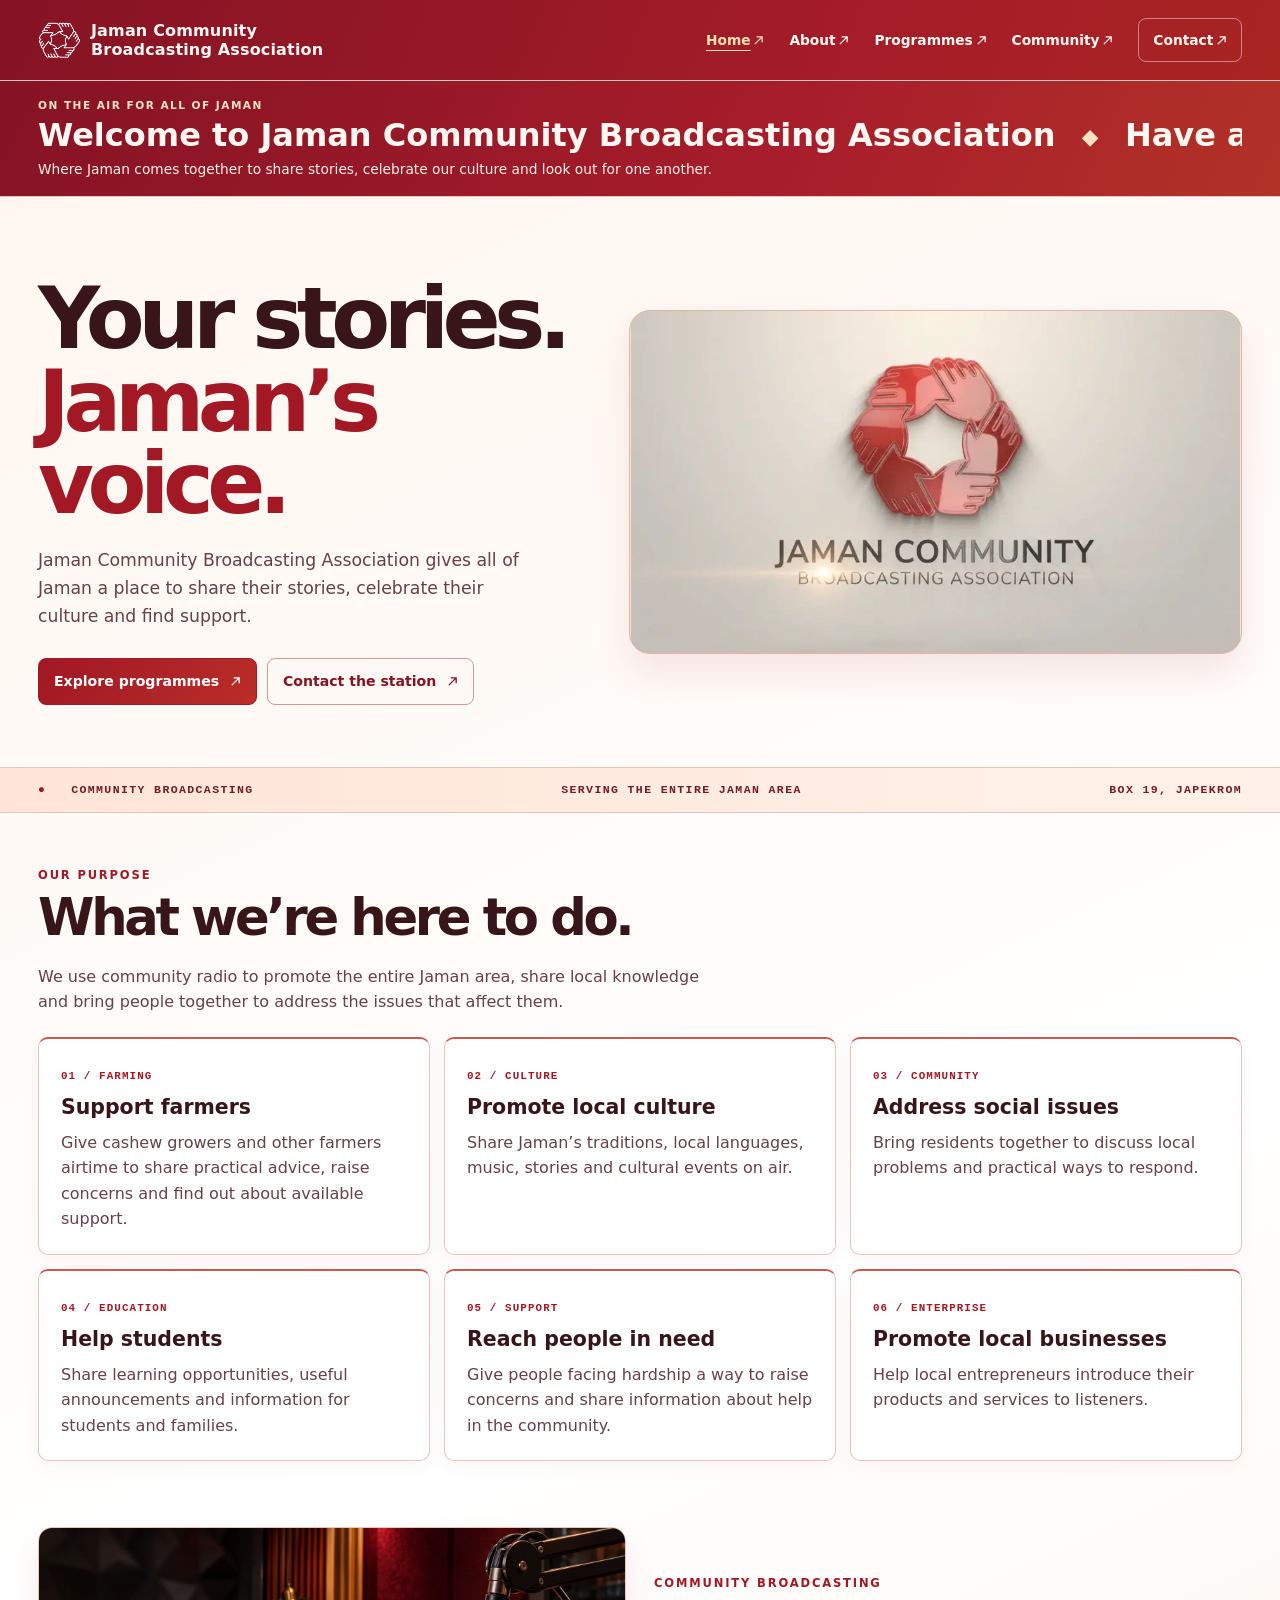
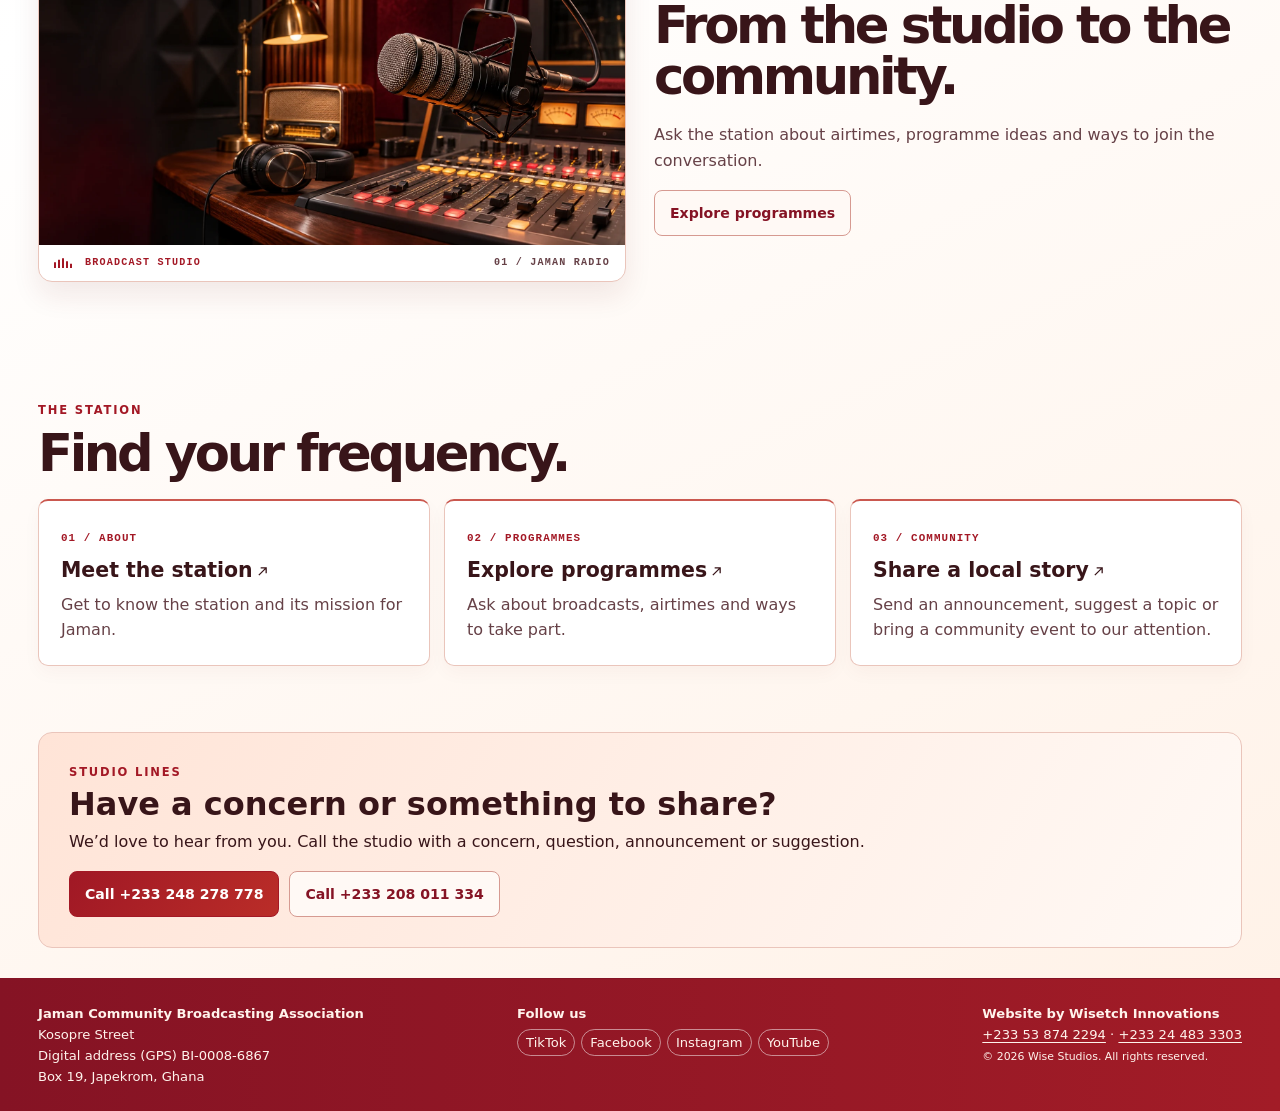
<file: index.html>
<!doctype html>
<html lang="en-GH"><head><meta charset="utf-8"><meta name="viewport" content="width=device-width,initial-scale=1"><meta name="description" content="Home for Jaman Community Broadcasting Association, serving the entire Jaman area in Ghana."><meta name="theme-color" content="#a31825"><title>Home | Jaman Community Broadcasting Association</title><link rel="icon" href="logo.png" type="image/png"><link rel="stylesheet" href="style.css"><script src="background.js" defer></script></head>
<body><a class="skip" href="#main">Skip to content</a><header class="mast"><div class="wrap">
<a class="brand" href="index.html" target="_blank" rel="noopener" aria-label="Jaman Community Broadcasting Association home (opens in a new tab)"><img src="logo.png" alt=""><span>Jaman Community<br>Broadcasting Association</span></a>
<button class="menu-toggle" type="button" aria-controls="main-nav" aria-expanded="false" aria-label="Open menu" hidden>
  <svg width="23" height="23" viewBox="0 0 24 24" aria-hidden="true" fill="none" stroke="currentColor" stroke-width="2" stroke-linecap="round"><path class="menu-bars" d="M4 6h16M4 12h16M4 18h16"/><path class="menu-cross" d="m6 6 12 12M18 6 6 18"/></svg>
</button>
<nav id="main-nav" class="nav" aria-label="Main navigation"><a class="" href="index.html" target="_blank" rel="noopener" aria-current="page">Home <span class="sr"> (opens in a new tab)</span><svg class="arrow" viewBox="0 0 12 12" width="11" height="11" aria-hidden="true"><path d="M2 10l8-8M4 2h6v6" fill="none" stroke="currentColor" stroke-width="1.4"/></svg></a><a class="" href="about.html" target="_blank" rel="noopener">About <span class="sr"> (opens in a new tab)</span><svg class="arrow" viewBox="0 0 12 12" width="11" height="11" aria-hidden="true"><path d="M2 10l8-8M4 2h6v6" fill="none" stroke="currentColor" stroke-width="1.4"/></svg></a><a class="" href="programmes.html" target="_blank" rel="noopener">Programmes <span class="sr"> (opens in a new tab)</span><svg class="arrow" viewBox="0 0 12 12" width="11" height="11" aria-hidden="true"><path d="M2 10l8-8M4 2h6v6" fill="none" stroke="currentColor" stroke-width="1.4"/></svg></a><a class="" href="community.html" target="_blank" rel="noopener">Community <span class="sr"> (opens in a new tab)</span><svg class="arrow" viewBox="0 0 12 12" width="11" height="11" aria-hidden="true"><path d="M2 10l8-8M4 2h6v6" fill="none" stroke="currentColor" stroke-width="1.4"/></svg></a><a class="" href="contact.html" target="_blank" rel="noopener">Contact <span class="sr"> (opens in a new tab)</span><svg class="arrow" viewBox="0 0 12 12" width="11" height="11" aria-hidden="true"><path d="M2 10l8-8M4 2h6v6" fill="none" stroke="currentColor" stroke-width="1.4"/></svg></a></nav></div></header>
<main id="main"><section class="welcome welcome-banner" aria-labelledby="welcome-heading">
  <div class="wrap">
    <div class="welcome-copy">
      <p class="welcome-kicker">On the air for all of Jaman</p>
      <h2 id="welcome-heading" class="welcome-ticker" tabindex="0"><span class="welcome-track"><span>Welcome to Jaman Community Broadcasting Association <b aria-hidden="true">◆</b> Have a concern or something to share? Call our studio on +233 248 278 778 or +233 208 011 334. <b aria-hidden="true">◆</b> Follow us on TikTok, Facebook, Instagram and YouTube.</span><span aria-hidden="true">Welcome to Jaman Community Broadcasting Association <b aria-hidden="true">◆</b> Have a concern or something to share? Call our studio on +233 248 278 778 or +233 208 011 334. <b aria-hidden="true">◆</b> Follow us on TikTok, Facebook, Instagram and YouTube.</span></span></h2>
      <p>Where Jaman comes together to share stories, celebrate our culture and look out for one another.</p>
    </div>
  </div>
</section><section class="wrap hero"><div>
<h1>Your stories.<br><span>Jaman’s voice.</span></h1>
<p>Jaman Community Broadcasting Association gives all of Jaman a place to share their stories, celebrate their culture and find support.</p>
<div class="actions"><a class="btn primary" href="programmes.html" target="_blank" rel="noopener">Explore programmes <span class="sr"> (opens in a new tab)</span><svg class="arrow" viewBox="0 0 12 12" width="11" height="11" aria-hidden="true"><path d="M2 10l8-8M4 2h6v6" fill="none" stroke="currentColor" stroke-width="1.4"/></svg></a><a class="btn" href="contact.html" target="_blank" rel="noopener">Contact the station <span class="sr"> (opens in a new tab)</span><svg class="arrow" viewBox="0 0 12 12" width="11" height="11" aria-hidden="true"><path d="M2 10l8-8M4 2h6v6" fill="none" stroke="currentColor" stroke-width="1.4"/></svg></a></div></div>
<div class="motion-panel">
  <video class="logo-motion" muted loop playsinline preload="none" poster="logo-poster.webp" src="logo-animation.mp4" aria-hidden="true"></video>
</div></section>
<div class="band"><div class="wrap"><span><b>●</b> &nbsp; Community broadcasting</span><span>Serving the entire Jaman area</span><span>Box 19, Japekrom</span></div></div>
<section class="wrap section mission" aria-labelledby="mission-title">
<div class="eyebrow">Our purpose</div><h2 id="mission-title">What we’re here to do.</h2>
<p>We use community radio to promote the entire Jaman area, share local knowledge and bring people together to address the issues that affect them.</p>
<div class="grid">
<article class="card"><small>01 / FARMING</small><h3>Support farmers</h3><p>Give cashew growers and other farmers airtime to share practical advice, raise concerns and find out about available support.</p></article>
<article class="card"><small>02 / CULTURE</small><h3>Promote local culture</h3><p>Share Jaman’s traditions, local languages, music, stories and cultural events on air.</p></article>
<article class="card"><small>03 / COMMUNITY</small><h3>Address social issues</h3><p>Bring residents together to discuss local problems and practical ways to respond.</p></article>
<article class="card"><small>04 / EDUCATION</small><h3>Help students</h3><p>Share learning opportunities, useful announcements and information for students and families.</p></article>
<article class="card"><small>05 / SUPPORT</small><h3>Reach people in need</h3><p>Give people facing hardship a way to raise concerns and share information about help in the community.</p></article>
<article class="card"><small>06 / ENTERPRISE</small><h3>Promote local businesses</h3><p>Help local entrepreneurs introduce their products and services to listeners.</p></article>
</div></section><section class="wrap section studio-section"><figure class="studio"><img src="studio.webp" width="1672" height="941" alt="Illustration of a radio studio with a boom microphone, mixing console and headphones"><figcaption><span class="meter" aria-hidden="true"></span> BROADCAST STUDIO <span>01 / JAMAN RADIO</span></figcaption></figure><div><div class="eyebrow">Community broadcasting</div><h2>From the studio to the community.</h2><p>Ask the station about airtimes, programme ideas and ways to join the conversation.</p><a class="btn" href="programmes.html" target="_blank" rel="noopener">Explore programmes <span class="sr">(opens in a new tab)</span></a></div></section><section class="wrap section"><div class="eyebrow">The station</div><h2>Find your frequency.</h2><div class="grid"><a class="card" href="about.html" target="_blank" rel="noopener" aria-label="Meet the station (opens in a new tab)"><small>01 / ABOUT</small><h3>Meet the station<svg class="arrow" viewBox="0 0 12 12" width="11" height="11" aria-hidden="true"><path d="M2 10l8-8M4 2h6v6" fill="none" stroke="currentColor" stroke-width="1.4"/></svg></h3><p>Get to know the station and its mission for Jaman.</p></a><a class="card" href="programmes.html" target="_blank" rel="noopener" aria-label="Explore programmes (opens in a new tab)"><small>02 / PROGRAMMES</small><h3>Explore programmes<svg class="arrow" viewBox="0 0 12 12" width="11" height="11" aria-hidden="true"><path d="M2 10l8-8M4 2h6v6" fill="none" stroke="currentColor" stroke-width="1.4"/></svg></h3><p>Ask about broadcasts, airtimes and ways to take part.</p></a><a class="card" href="community.html" target="_blank" rel="noopener" aria-label="Share a local story (opens in a new tab)"><small>03 / COMMUNITY</small><h3>Share a local story<svg class="arrow" viewBox="0 0 12 12" width="11" height="11" aria-hidden="true"><path d="M2 10l8-8M4 2h6v6" fill="none" stroke="currentColor" stroke-width="1.4"/></svg></h3><p>Send an announcement, suggest a topic or bring a community event to our attention.</p></a></div></section><section class="wrap studio-help" aria-labelledby="studio-help-title">
  <div><div class="eyebrow">Studio lines</div><h2 id="studio-help-title">Have a concern or something to share?</h2><p>We’d love to hear from you. Call the studio with a concern, question, announcement or suggestion.</p></div>
  <div class="actions"><a class="btn primary" href="tel:+233248278778">Call +233 248 278 778</a><a class="btn" href="tel:+233208011334">Call +233 208 011 334</a></div>
</section></main>
<footer class="foot"><div class="wrap">
  <div><strong>Jaman Community Broadcasting Association</strong><br>Kosopre Street<br>Digital address (GPS) BI-0008-6867<br>Box 19, Japekrom, Ghana</div>
  <div class="social"><strong>Follow us</strong><ul aria-label="Social platforms"><li>TikTok</li><li>Facebook</li><li>Instagram</li><li>YouTube</li></ul></div>
  <div class="credit"><strong>Website by Wisetch Innovations</strong><br><a href="tel:+233538742294">+233 53 874 2294</a> <span aria-hidden="true">·</span> <a href="tel:+233244833303">+233 24 483 3303</a><br><small>© 2026 Wise Studios. All rights reserved.</small></div>
</div></footer>
</body></html>
</file>
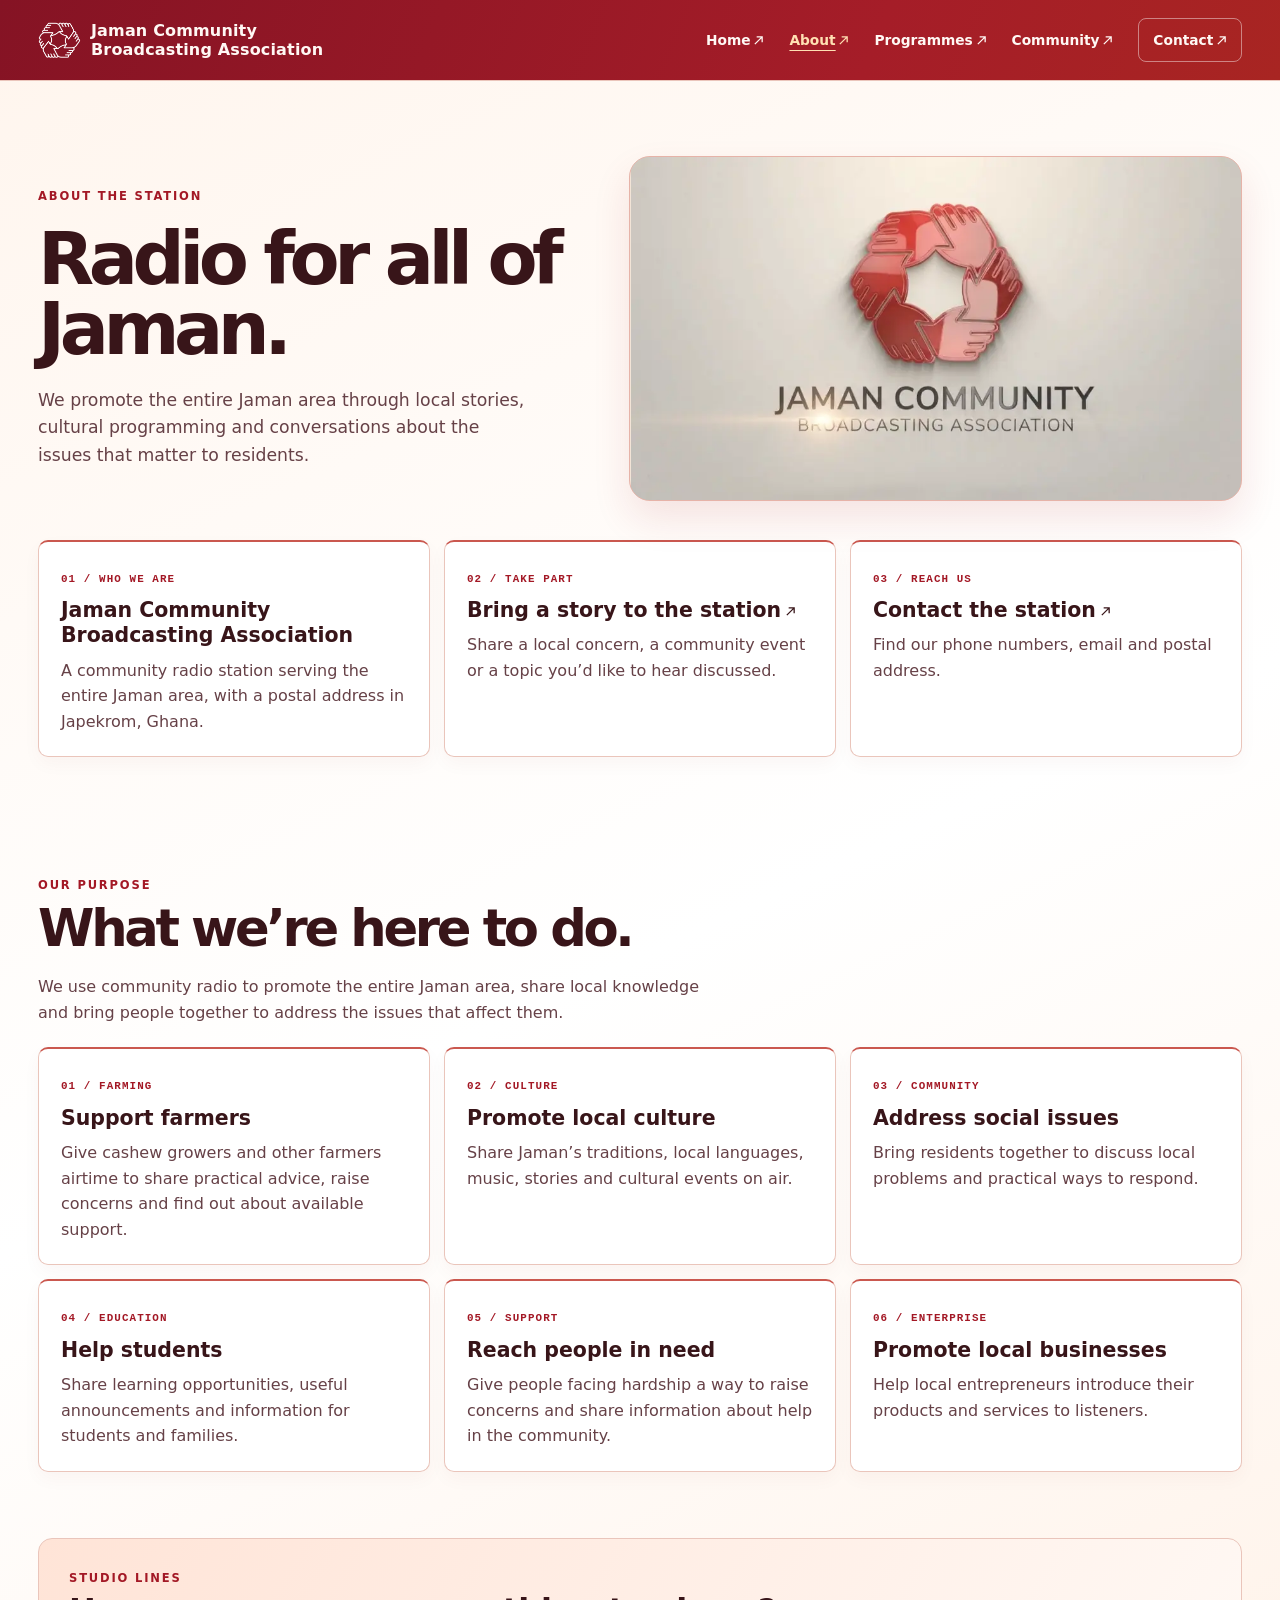
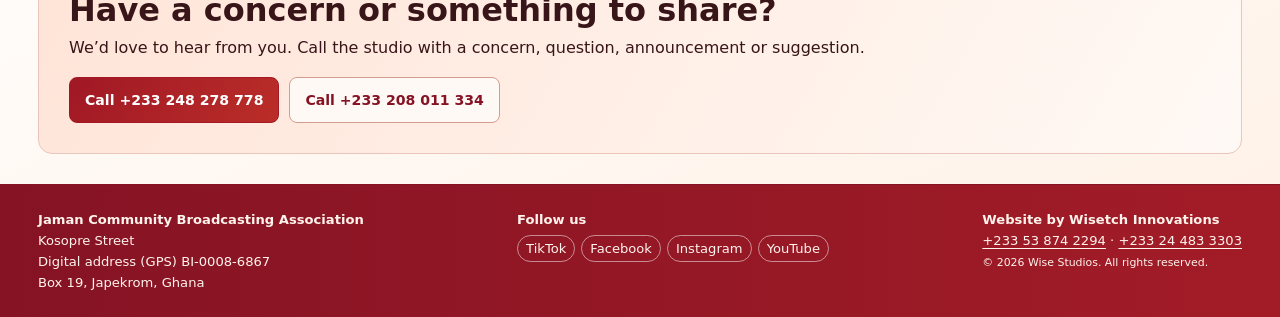
<file: about.html>
<!doctype html>
<html lang="en-GH"><head><meta charset="utf-8"><meta name="viewport" content="width=device-width,initial-scale=1"><meta name="description" content="About for Jaman Community Broadcasting Association, serving the entire Jaman area in Ghana."><meta name="theme-color" content="#a31825"><title>About | Jaman Community Broadcasting Association</title><link rel="icon" href="logo.png" type="image/png"><link rel="stylesheet" href="style.css"><script src="background.js" defer></script></head>
<body><a class="skip" href="#main">Skip to content</a><header class="mast"><div class="wrap">
<a class="brand" href="index.html" target="_blank" rel="noopener" aria-label="Jaman Community Broadcasting Association home (opens in a new tab)"><img src="logo.png" alt=""><span>Jaman Community<br>Broadcasting Association</span></a>
<button class="menu-toggle" type="button" aria-controls="main-nav" aria-expanded="false" aria-label="Open menu" hidden>
  <svg width="23" height="23" viewBox="0 0 24 24" aria-hidden="true" fill="none" stroke="currentColor" stroke-width="2" stroke-linecap="round"><path class="menu-bars" d="M4 6h16M4 12h16M4 18h16"/><path class="menu-cross" d="m6 6 12 12M18 6 6 18"/></svg>
</button>
<nav id="main-nav" class="nav" aria-label="Main navigation"><a class="" href="index.html" target="_blank" rel="noopener">Home <span class="sr"> (opens in a new tab)</span><svg class="arrow" viewBox="0 0 12 12" width="11" height="11" aria-hidden="true"><path d="M2 10l8-8M4 2h6v6" fill="none" stroke="currentColor" stroke-width="1.4"/></svg></a><a class="" href="about.html" target="_blank" rel="noopener" aria-current="page">About <span class="sr"> (opens in a new tab)</span><svg class="arrow" viewBox="0 0 12 12" width="11" height="11" aria-hidden="true"><path d="M2 10l8-8M4 2h6v6" fill="none" stroke="currentColor" stroke-width="1.4"/></svg></a><a class="" href="programmes.html" target="_blank" rel="noopener">Programmes <span class="sr"> (opens in a new tab)</span><svg class="arrow" viewBox="0 0 12 12" width="11" height="11" aria-hidden="true"><path d="M2 10l8-8M4 2h6v6" fill="none" stroke="currentColor" stroke-width="1.4"/></svg></a><a class="" href="community.html" target="_blank" rel="noopener">Community <span class="sr"> (opens in a new tab)</span><svg class="arrow" viewBox="0 0 12 12" width="11" height="11" aria-hidden="true"><path d="M2 10l8-8M4 2h6v6" fill="none" stroke="currentColor" stroke-width="1.4"/></svg></a><a class="" href="contact.html" target="_blank" rel="noopener">Contact <span class="sr"> (opens in a new tab)</span><svg class="arrow" viewBox="0 0 12 12" width="11" height="11" aria-hidden="true"><path d="M2 10l8-8M4 2h6v6" fill="none" stroke="currentColor" stroke-width="1.4"/></svg></a></nav></div></header>
<main id="main"><section class="wrap intro"><div class="intro-copy"><div class="eyebrow">About the station</div><h1>Radio for all of Jaman.</h1><p>We promote the entire Jaman area through local stories, cultural programming and conversations about the issues that matter to residents.</p></div><div class="motion-panel">
  <video class="logo-motion" muted loop playsinline preload="none" poster="logo-poster.webp" src="logo-animation.mp4" aria-hidden="true"></video>
</div></section><section class="wrap section subsection"><div class="grid"><article class="card"><small>01 / WHO WE ARE</small><h3>Jaman Community Broadcasting Association</h3><p>A community radio station serving the entire Jaman area, with a postal address in Japekrom, Ghana.</p></article><a class="card" href="community.html" target="_blank" rel="noopener" aria-label="Bring a story to the station (opens in a new tab)"><small>02 / TAKE PART</small><h3>Bring a story to the station<svg class="arrow" viewBox="0 0 12 12" width="11" height="11" aria-hidden="true"><path d="M2 10l8-8M4 2h6v6" fill="none" stroke="currentColor" stroke-width="1.4"/></svg></h3><p>Share a local concern, a community event or a topic you’d like to hear discussed.</p></a><a class="card" href="contact.html" target="_blank" rel="noopener" aria-label="Contact the station (opens in a new tab)"><small>03 / REACH US</small><h3>Contact the station<svg class="arrow" viewBox="0 0 12 12" width="11" height="11" aria-hidden="true"><path d="M2 10l8-8M4 2h6v6" fill="none" stroke="currentColor" stroke-width="1.4"/></svg></h3><p>Find our phone numbers, email and postal address.</p></a></div></section><section class="wrap section mission" aria-labelledby="mission-title">
<div class="eyebrow">Our purpose</div><h2 id="mission-title">What we’re here to do.</h2>
<p>We use community radio to promote the entire Jaman area, share local knowledge and bring people together to address the issues that affect them.</p>
<div class="grid">
<article class="card"><small>01 / FARMING</small><h3>Support farmers</h3><p>Give cashew growers and other farmers airtime to share practical advice, raise concerns and find out about available support.</p></article>
<article class="card"><small>02 / CULTURE</small><h3>Promote local culture</h3><p>Share Jaman’s traditions, local languages, music, stories and cultural events on air.</p></article>
<article class="card"><small>03 / COMMUNITY</small><h3>Address social issues</h3><p>Bring residents together to discuss local problems and practical ways to respond.</p></article>
<article class="card"><small>04 / EDUCATION</small><h3>Help students</h3><p>Share learning opportunities, useful announcements and information for students and families.</p></article>
<article class="card"><small>05 / SUPPORT</small><h3>Reach people in need</h3><p>Give people facing hardship a way to raise concerns and share information about help in the community.</p></article>
<article class="card"><small>06 / ENTERPRISE</small><h3>Promote local businesses</h3><p>Help local entrepreneurs introduce their products and services to listeners.</p></article>
</div></section><section class="wrap studio-help" aria-labelledby="studio-help-title">
  <div><div class="eyebrow">Studio lines</div><h2 id="studio-help-title">Have a concern or something to share?</h2><p>We’d love to hear from you. Call the studio with a concern, question, announcement or suggestion.</p></div>
  <div class="actions"><a class="btn primary" href="tel:+233248278778">Call +233 248 278 778</a><a class="btn" href="tel:+233208011334">Call +233 208 011 334</a></div>
</section></main>
<footer class="foot"><div class="wrap">
  <div><strong>Jaman Community Broadcasting Association</strong><br>Kosopre Street<br>Digital address (GPS) BI-0008-6867<br>Box 19, Japekrom, Ghana</div>
  <div class="social"><strong>Follow us</strong><ul aria-label="Social platforms"><li>TikTok</li><li>Facebook</li><li>Instagram</li><li>YouTube</li></ul></div>
  <div class="credit"><strong>Website by Wisetch Innovations</strong><br><a href="tel:+233538742294">+233 53 874 2294</a> <span aria-hidden="true">·</span> <a href="tel:+233244833303">+233 24 483 3303</a><br><small>© 2026 Wise Studios. All rights reserved.</small></div>
</div></footer>
</body></html>
</file>
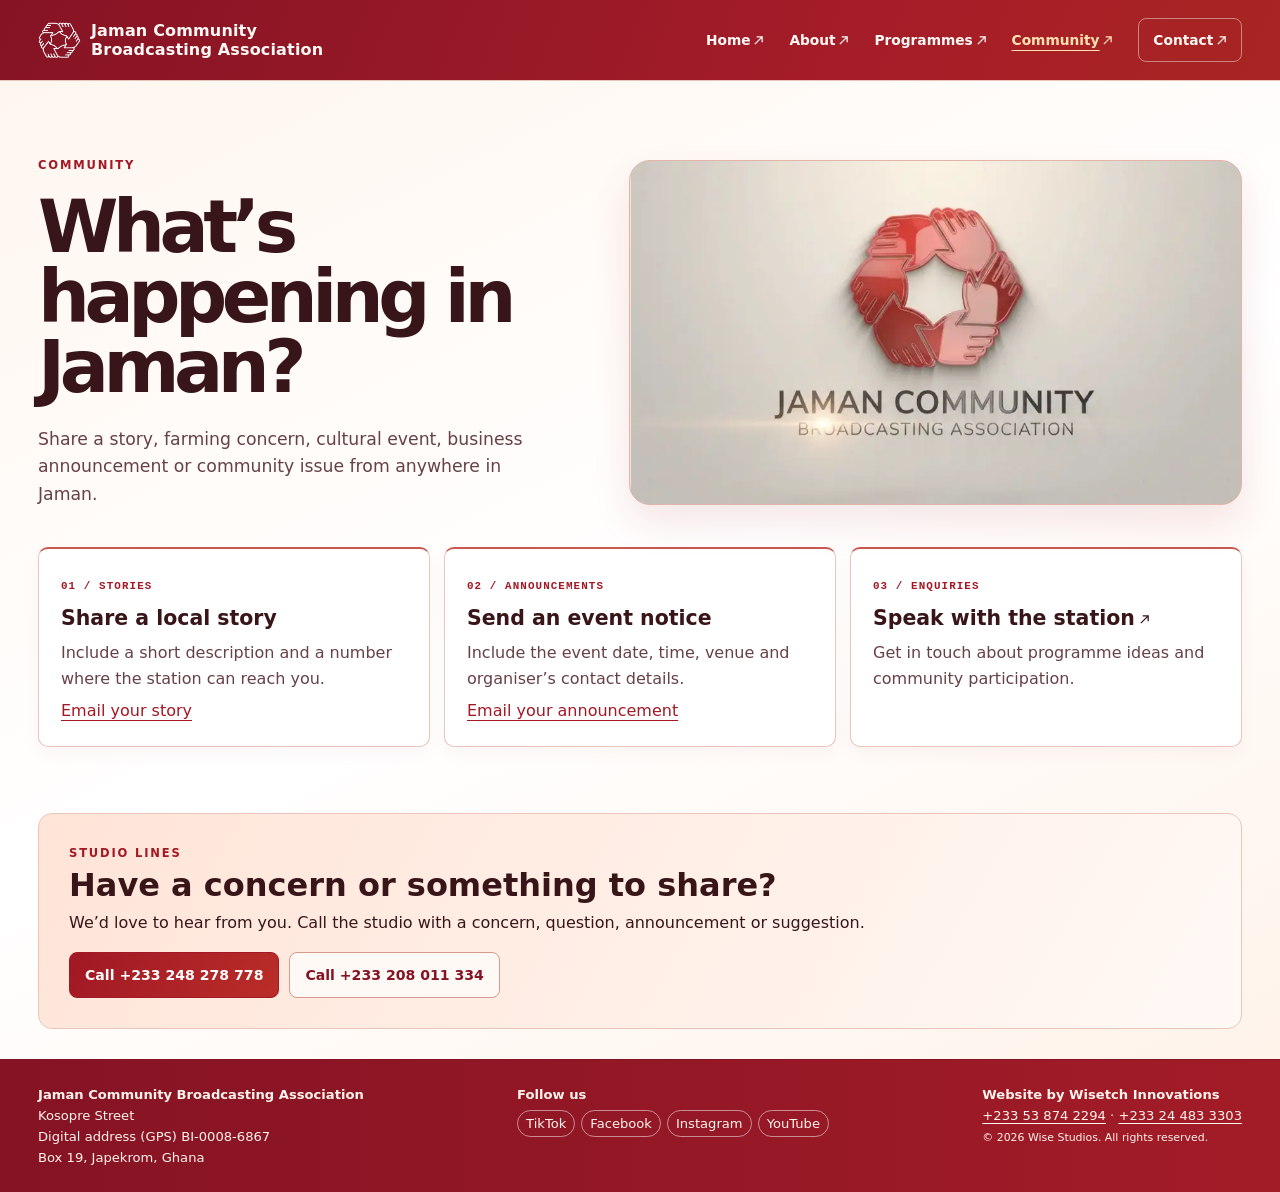
<file: community.html>
<!doctype html>
<html lang="en-GH"><head><meta charset="utf-8"><meta name="viewport" content="width=device-width,initial-scale=1"><meta name="description" content="Community for Jaman Community Broadcasting Association, serving the entire Jaman area in Ghana."><meta name="theme-color" content="#a31825"><title>Community | Jaman Community Broadcasting Association</title><link rel="icon" href="logo.png" type="image/png"><link rel="stylesheet" href="style.css"><script src="background.js" defer></script></head>
<body><a class="skip" href="#main">Skip to content</a><header class="mast"><div class="wrap">
<a class="brand" href="index.html" target="_blank" rel="noopener" aria-label="Jaman Community Broadcasting Association home (opens in a new tab)"><img src="logo.png" alt=""><span>Jaman Community<br>Broadcasting Association</span></a>
<button class="menu-toggle" type="button" aria-controls="main-nav" aria-expanded="false" aria-label="Open menu" hidden>
  <svg width="23" height="23" viewBox="0 0 24 24" aria-hidden="true" fill="none" stroke="currentColor" stroke-width="2" stroke-linecap="round"><path class="menu-bars" d="M4 6h16M4 12h16M4 18h16"/><path class="menu-cross" d="m6 6 12 12M18 6 6 18"/></svg>
</button>
<nav id="main-nav" class="nav" aria-label="Main navigation"><a class="" href="index.html" target="_blank" rel="noopener">Home <span class="sr"> (opens in a new tab)</span><svg class="arrow" viewBox="0 0 12 12" width="11" height="11" aria-hidden="true"><path d="M2 10l8-8M4 2h6v6" fill="none" stroke="currentColor" stroke-width="1.4"/></svg></a><a class="" href="about.html" target="_blank" rel="noopener">About <span class="sr"> (opens in a new tab)</span><svg class="arrow" viewBox="0 0 12 12" width="11" height="11" aria-hidden="true"><path d="M2 10l8-8M4 2h6v6" fill="none" stroke="currentColor" stroke-width="1.4"/></svg></a><a class="" href="programmes.html" target="_blank" rel="noopener">Programmes <span class="sr"> (opens in a new tab)</span><svg class="arrow" viewBox="0 0 12 12" width="11" height="11" aria-hidden="true"><path d="M2 10l8-8M4 2h6v6" fill="none" stroke="currentColor" stroke-width="1.4"/></svg></a><a class="" href="community.html" target="_blank" rel="noopener" aria-current="page">Community <span class="sr"> (opens in a new tab)</span><svg class="arrow" viewBox="0 0 12 12" width="11" height="11" aria-hidden="true"><path d="M2 10l8-8M4 2h6v6" fill="none" stroke="currentColor" stroke-width="1.4"/></svg></a><a class="" href="contact.html" target="_blank" rel="noopener">Contact <span class="sr"> (opens in a new tab)</span><svg class="arrow" viewBox="0 0 12 12" width="11" height="11" aria-hidden="true"><path d="M2 10l8-8M4 2h6v6" fill="none" stroke="currentColor" stroke-width="1.4"/></svg></a></nav></div></header>
<main id="main"><section class="wrap intro"><div class="intro-copy"><div class="eyebrow">Community</div><h1>What’s happening in Jaman?</h1><p>Share a story, farming concern, cultural event, business announcement or community issue from anywhere in Jaman.</p></div><div class="motion-panel">
  <video class="logo-motion" muted loop playsinline preload="none" poster="logo-poster.webp" src="logo-animation.mp4" aria-hidden="true"></video>
</div></section><section class="wrap section subsection"><div class="grid"><article class="card"><small>01 / STORIES</small><h3>Share a local story</h3><p>Include a short description and a number where the station can reach you.<a class="textlink" href="mailto:jscba75@gmail.com?subject=Local%20story">Email your story</a></p></article><article class="card"><small>02 / ANNOUNCEMENTS</small><h3>Send an event notice</h3><p>Include the event date, time, venue and organiser’s contact details.<a class="textlink" href="mailto:jscba75@gmail.com?subject=Community%20announcement">Email your announcement</a></p></article><a class="card" href="contact.html" target="_blank" rel="noopener" aria-label="Speak with the station (opens in a new tab)"><small>03 / ENQUIRIES</small><h3>Speak with the station<svg class="arrow" viewBox="0 0 12 12" width="11" height="11" aria-hidden="true"><path d="M2 10l8-8M4 2h6v6" fill="none" stroke="currentColor" stroke-width="1.4"/></svg></h3><p>Get in touch about programme ideas and community participation.</p></a></div></section><section class="wrap studio-help" aria-labelledby="studio-help-title">
  <div><div class="eyebrow">Studio lines</div><h2 id="studio-help-title">Have a concern or something to share?</h2><p>We’d love to hear from you. Call the studio with a concern, question, announcement or suggestion.</p></div>
  <div class="actions"><a class="btn primary" href="tel:+233248278778">Call +233 248 278 778</a><a class="btn" href="tel:+233208011334">Call +233 208 011 334</a></div>
</section></main>
<footer class="foot"><div class="wrap">
  <div><strong>Jaman Community Broadcasting Association</strong><br>Kosopre Street<br>Digital address (GPS) BI-0008-6867<br>Box 19, Japekrom, Ghana</div>
  <div class="social"><strong>Follow us</strong><ul aria-label="Social platforms"><li>TikTok</li><li>Facebook</li><li>Instagram</li><li>YouTube</li></ul></div>
  <div class="credit"><strong>Website by Wisetch Innovations</strong><br><a href="tel:+233538742294">+233 53 874 2294</a> <span aria-hidden="true">·</span> <a href="tel:+233244833303">+233 24 483 3303</a><br><small>© 2026 Wise Studios. All rights reserved.</small></div>
</div></footer>
</body></html>
</file>
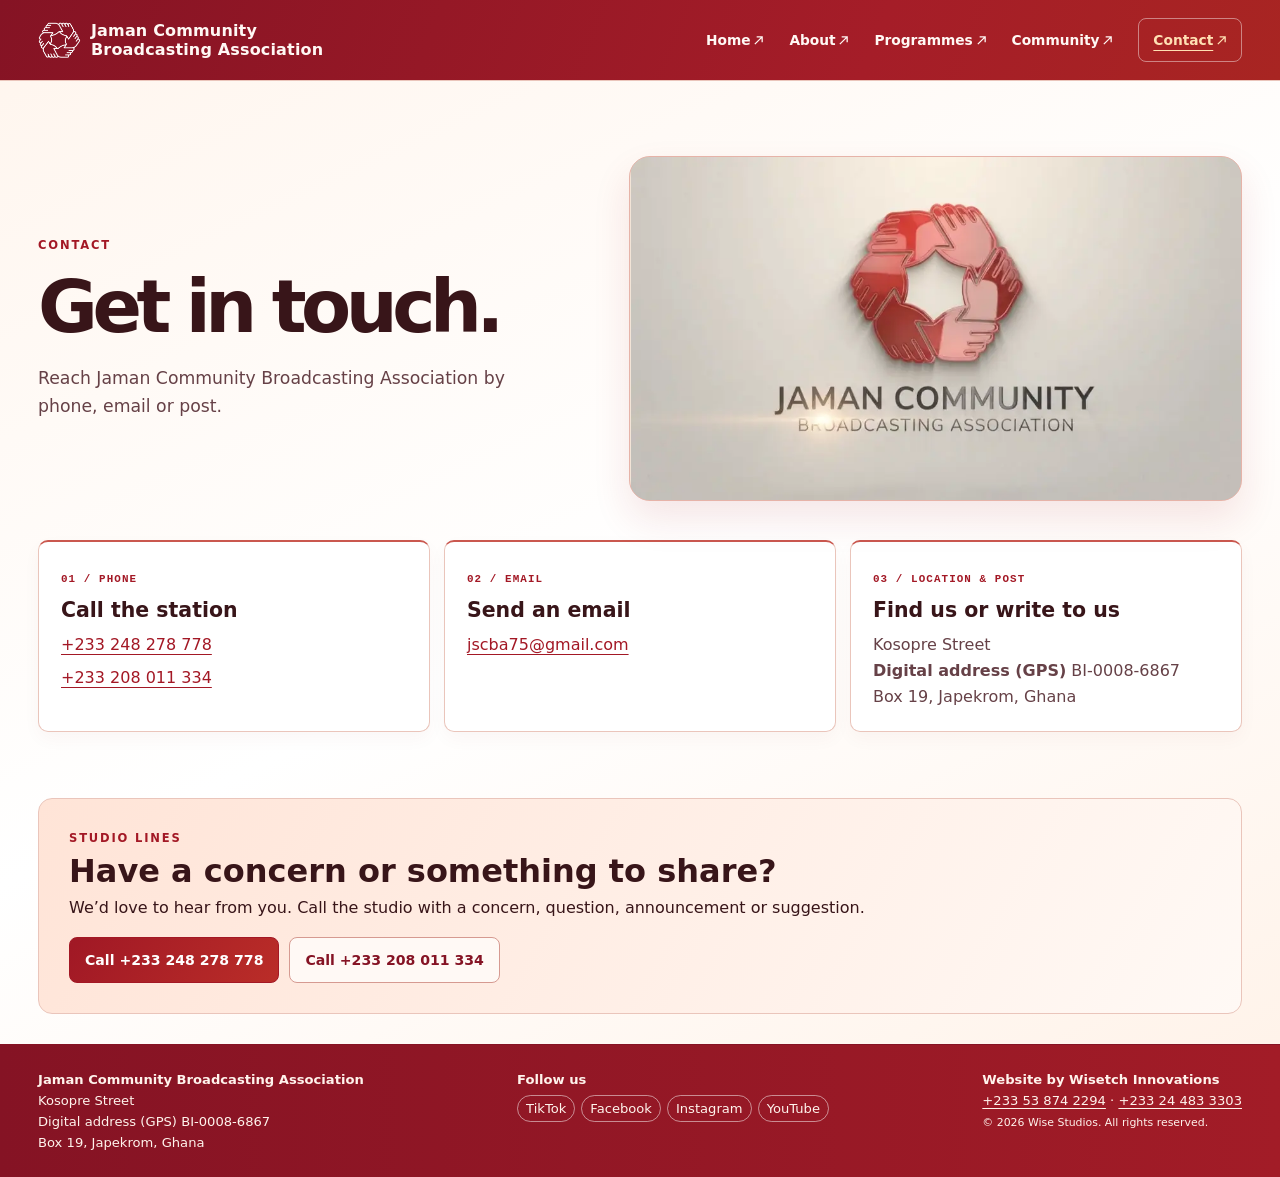
<file: contact.html>
<!doctype html>
<html lang="en-GH"><head><meta charset="utf-8"><meta name="viewport" content="width=device-width,initial-scale=1"><meta name="description" content="Contact for Jaman Community Broadcasting Association, serving the entire Jaman area in Ghana."><meta name="theme-color" content="#a31825"><title>Contact | Jaman Community Broadcasting Association</title><link rel="icon" href="logo.png" type="image/png"><link rel="stylesheet" href="style.css"><script src="background.js" defer></script></head>
<body><a class="skip" href="#main">Skip to content</a><header class="mast"><div class="wrap">
<a class="brand" href="index.html" target="_blank" rel="noopener" aria-label="Jaman Community Broadcasting Association home (opens in a new tab)"><img src="logo.png" alt=""><span>Jaman Community<br>Broadcasting Association</span></a>
<button class="menu-toggle" type="button" aria-controls="main-nav" aria-expanded="false" aria-label="Open menu" hidden>
  <svg width="23" height="23" viewBox="0 0 24 24" aria-hidden="true" fill="none" stroke="currentColor" stroke-width="2" stroke-linecap="round"><path class="menu-bars" d="M4 6h16M4 12h16M4 18h16"/><path class="menu-cross" d="m6 6 12 12M18 6 6 18"/></svg>
</button>
<nav id="main-nav" class="nav" aria-label="Main navigation"><a class="" href="index.html" target="_blank" rel="noopener">Home <span class="sr"> (opens in a new tab)</span><svg class="arrow" viewBox="0 0 12 12" width="11" height="11" aria-hidden="true"><path d="M2 10l8-8M4 2h6v6" fill="none" stroke="currentColor" stroke-width="1.4"/></svg></a><a class="" href="about.html" target="_blank" rel="noopener">About <span class="sr"> (opens in a new tab)</span><svg class="arrow" viewBox="0 0 12 12" width="11" height="11" aria-hidden="true"><path d="M2 10l8-8M4 2h6v6" fill="none" stroke="currentColor" stroke-width="1.4"/></svg></a><a class="" href="programmes.html" target="_blank" rel="noopener">Programmes <span class="sr"> (opens in a new tab)</span><svg class="arrow" viewBox="0 0 12 12" width="11" height="11" aria-hidden="true"><path d="M2 10l8-8M4 2h6v6" fill="none" stroke="currentColor" stroke-width="1.4"/></svg></a><a class="" href="community.html" target="_blank" rel="noopener">Community <span class="sr"> (opens in a new tab)</span><svg class="arrow" viewBox="0 0 12 12" width="11" height="11" aria-hidden="true"><path d="M2 10l8-8M4 2h6v6" fill="none" stroke="currentColor" stroke-width="1.4"/></svg></a><a class="" href="contact.html" target="_blank" rel="noopener" aria-current="page">Contact <span class="sr"> (opens in a new tab)</span><svg class="arrow" viewBox="0 0 12 12" width="11" height="11" aria-hidden="true"><path d="M2 10l8-8M4 2h6v6" fill="none" stroke="currentColor" stroke-width="1.4"/></svg></a></nav></div></header>
<main id="main"><section class="wrap intro"><div class="intro-copy"><div class="eyebrow">Contact</div><h1>Get in touch.</h1><p>Reach Jaman Community Broadcasting Association by phone, email or post.</p></div><div class="motion-panel">
  <video class="logo-motion" muted loop playsinline preload="none" poster="logo-poster.webp" src="logo-animation.mp4" aria-hidden="true"></video>
</div></section><section class="wrap section subsection"><div class="grid"><article class="card"><small>01 / PHONE</small><h3>Call the station</h3><p><a class="textlink" href="tel:+233248278778">+233 248 278 778</a><a class="textlink" href="tel:+233208011334">+233 208 011 334</a></p></article><article class="card"><small>02 / EMAIL</small><h3>Send an email</h3><p><a class="textlink" href="mailto:jscba75@gmail.com">jscba75@gmail.com</a></p></article><article class="card"><small>03 / LOCATION &amp; POST</small><h3>Find us or write to us</h3><p>Kosopre Street<br><strong>Digital address (GPS)</strong> BI-0008-6867<br>Box 19, Japekrom, Ghana</p></article></div></section><section class="wrap studio-help" aria-labelledby="studio-help-title">
  <div><div class="eyebrow">Studio lines</div><h2 id="studio-help-title">Have a concern or something to share?</h2><p>We’d love to hear from you. Call the studio with a concern, question, announcement or suggestion.</p></div>
  <div class="actions"><a class="btn primary" href="tel:+233248278778">Call +233 248 278 778</a><a class="btn" href="tel:+233208011334">Call +233 208 011 334</a></div>
</section></main>
<footer class="foot"><div class="wrap">
  <div><strong>Jaman Community Broadcasting Association</strong><br>Kosopre Street<br>Digital address (GPS) BI-0008-6867<br>Box 19, Japekrom, Ghana</div>
  <div class="social"><strong>Follow us</strong><ul aria-label="Social platforms"><li>TikTok</li><li>Facebook</li><li>Instagram</li><li>YouTube</li></ul></div>
  <div class="credit"><strong>Website by Wisetch Innovations</strong><br><a href="tel:+233538742294">+233 53 874 2294</a> <span aria-hidden="true">·</span> <a href="tel:+233244833303">+233 24 483 3303</a><br><small>© 2026 Wise Studios. All rights reserved.</small></div>
</div></footer>
</body></html>
</file>
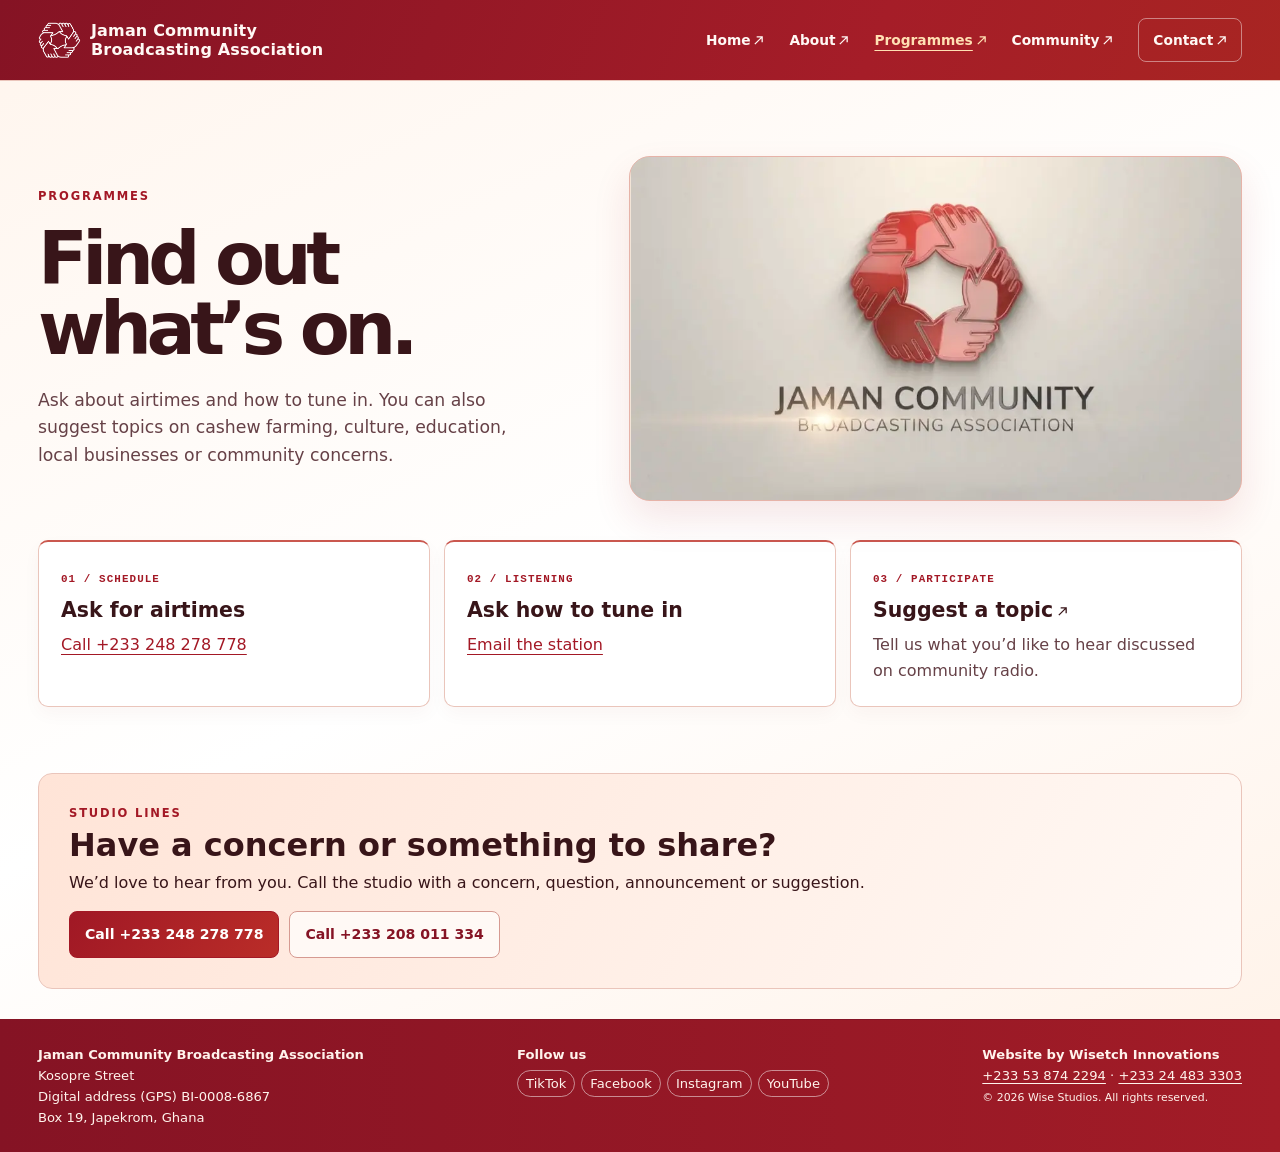
<file: programmes.html>
<!doctype html>
<html lang="en-GH"><head><meta charset="utf-8"><meta name="viewport" content="width=device-width,initial-scale=1"><meta name="description" content="Programmes for Jaman Community Broadcasting Association, serving the entire Jaman area in Ghana."><meta name="theme-color" content="#a31825"><title>Programmes | Jaman Community Broadcasting Association</title><link rel="icon" href="logo.png" type="image/png"><link rel="stylesheet" href="style.css"><script src="background.js" defer></script></head>
<body><a class="skip" href="#main">Skip to content</a><header class="mast"><div class="wrap">
<a class="brand" href="index.html" target="_blank" rel="noopener" aria-label="Jaman Community Broadcasting Association home (opens in a new tab)"><img src="logo.png" alt=""><span>Jaman Community<br>Broadcasting Association</span></a>
<button class="menu-toggle" type="button" aria-controls="main-nav" aria-expanded="false" aria-label="Open menu" hidden>
  <svg width="23" height="23" viewBox="0 0 24 24" aria-hidden="true" fill="none" stroke="currentColor" stroke-width="2" stroke-linecap="round"><path class="menu-bars" d="M4 6h16M4 12h16M4 18h16"/><path class="menu-cross" d="m6 6 12 12M18 6 6 18"/></svg>
</button>
<nav id="main-nav" class="nav" aria-label="Main navigation"><a class="" href="index.html" target="_blank" rel="noopener">Home <span class="sr"> (opens in a new tab)</span><svg class="arrow" viewBox="0 0 12 12" width="11" height="11" aria-hidden="true"><path d="M2 10l8-8M4 2h6v6" fill="none" stroke="currentColor" stroke-width="1.4"/></svg></a><a class="" href="about.html" target="_blank" rel="noopener">About <span class="sr"> (opens in a new tab)</span><svg class="arrow" viewBox="0 0 12 12" width="11" height="11" aria-hidden="true"><path d="M2 10l8-8M4 2h6v6" fill="none" stroke="currentColor" stroke-width="1.4"/></svg></a><a class="" href="programmes.html" target="_blank" rel="noopener" aria-current="page">Programmes <span class="sr"> (opens in a new tab)</span><svg class="arrow" viewBox="0 0 12 12" width="11" height="11" aria-hidden="true"><path d="M2 10l8-8M4 2h6v6" fill="none" stroke="currentColor" stroke-width="1.4"/></svg></a><a class="" href="community.html" target="_blank" rel="noopener">Community <span class="sr"> (opens in a new tab)</span><svg class="arrow" viewBox="0 0 12 12" width="11" height="11" aria-hidden="true"><path d="M2 10l8-8M4 2h6v6" fill="none" stroke="currentColor" stroke-width="1.4"/></svg></a><a class="" href="contact.html" target="_blank" rel="noopener">Contact <span class="sr"> (opens in a new tab)</span><svg class="arrow" viewBox="0 0 12 12" width="11" height="11" aria-hidden="true"><path d="M2 10l8-8M4 2h6v6" fill="none" stroke="currentColor" stroke-width="1.4"/></svg></a></nav></div></header>
<main id="main"><section class="wrap intro"><div class="intro-copy"><div class="eyebrow">Programmes</div><h1>Find out what’s on.</h1><p>Ask about airtimes and how to tune in. You can also suggest topics on cashew farming, culture, education, local businesses or community concerns.</p></div><div class="motion-panel">
  <video class="logo-motion" muted loop playsinline preload="none" poster="logo-poster.webp" src="logo-animation.mp4" aria-hidden="true"></video>
</div></section><section class="wrap section subsection"><div class="grid"><article class="card"><small>01 / SCHEDULE</small><h3>Ask for airtimes</h3><p><a class="textlink" href="tel:+233248278778">Call +233 248 278 778</a></p></article><article class="card"><small>02 / LISTENING</small><h3>Ask how to tune in</h3><p><a class="textlink" href="mailto:jscba75@gmail.com?subject=How%20to%20tune%20in">Email the station</a></p></article><a class="card" href="community.html" target="_blank" rel="noopener" aria-label="Suggest a topic (opens in a new tab)"><small>03 / PARTICIPATE</small><h3>Suggest a topic<svg class="arrow" viewBox="0 0 12 12" width="11" height="11" aria-hidden="true"><path d="M2 10l8-8M4 2h6v6" fill="none" stroke="currentColor" stroke-width="1.4"/></svg></h3><p>Tell us what you’d like to hear discussed on community radio.</p></a></div></section><section class="wrap studio-help" aria-labelledby="studio-help-title">
  <div><div class="eyebrow">Studio lines</div><h2 id="studio-help-title">Have a concern or something to share?</h2><p>We’d love to hear from you. Call the studio with a concern, question, announcement or suggestion.</p></div>
  <div class="actions"><a class="btn primary" href="tel:+233248278778">Call +233 248 278 778</a><a class="btn" href="tel:+233208011334">Call +233 208 011 334</a></div>
</section></main>
<footer class="foot"><div class="wrap">
  <div><strong>Jaman Community Broadcasting Association</strong><br>Kosopre Street<br>Digital address (GPS) BI-0008-6867<br>Box 19, Japekrom, Ghana</div>
  <div class="social"><strong>Follow us</strong><ul aria-label="Social platforms"><li>TikTok</li><li>Facebook</li><li>Instagram</li><li>YouTube</li></ul></div>
  <div class="credit"><strong>Website by Wisetch Innovations</strong><br><a href="tel:+233538742294">+233 53 874 2294</a> <span aria-hidden="true">·</span> <a href="tel:+233244833303">+233 24 483 3303</a><br><small>© 2026 Wise Studios. All rights reserved.</small></div>
</div></footer>
</body></html>
</file>
<file: style.css>
:root {
  color-scheme: dark;
  --base: #111019;
  --surface: #1b1925;
  --line: #373342;
  --text: #fff7ed;
  --muted: #c6becb;
  --coral: #ff786b;
  --gold: #ffc582;
}
* { box-sizing: border-box; }
body { margin: 0; background: var(--base); color: var(--text); font: 16px/1.6 system-ui, sans-serif; }
a { color: inherit; text-decoration: none; }
a:focus-visible { outline: 3px solid var(--gold); outline-offset: 5px; }
.wrap { width: min(1220px, calc(100% - 76px)); margin-inline: auto; }
.mast { border-bottom: 1px solid var(--line); background: #13121c; }
.mast .wrap { display: flex; align-items: center; justify-content: space-between; gap: 18px; min-height: 80px; }
.brand { display: flex; align-items: center; gap: 10px; min-width: 0; font-size: clamp(.78rem, 3.3vw, 1rem); font-weight: 850; letter-spacing: .01em; line-height: 1.2; }
.brand img { width: 43px; flex: none; }
.nav { display: flex; align-items: center; flex-wrap: wrap; gap: 10px 25px; font-size: .86rem; font-weight: 720; }
.nav a:hover, .nav a[aria-current] { color: var(--coral); }
.nav a:last-child { padding: 8px 14px; border: 1px solid var(--line); border-radius: 8px; }
.hero { display: grid; grid-template-columns: minmax(0,.88fr) minmax(0,1.12fr); align-items: center; gap: 45px; padding-block: 62px; }
.eyebrow { color: var(--gold); font-size: .72rem; font-weight: 850; letter-spacing: .16em; text-transform: uppercase; }
.dot { display: inline-block; width: 8px; height: 8px; margin-right: 8px; border-radius: 50%; background: var(--coral); }
h1, h2, h3, p { margin: 0; }
h1 { font-size: clamp(3.25rem, 7vw, 7rem); font-weight: 900; letter-spacing: -.075em; line-height: .96; margin-block: 18px 23px; }
h1 span { color: var(--coral); }
.hero p, .intro p, .card p { color: var(--muted); }
.hero p, .intro p { max-width: 45ch; font-size: 1.08rem; }
.actions { display: flex; flex-wrap: wrap; gap: 10px; margin-top: 28px; }
.btn { display: inline-flex; align-items: center; gap: 8px; padding: 11px 15px; border: 1px solid var(--line); border-radius: 8px; font-size: .88rem; font-weight: 800; }
.btn.primary { background: var(--coral); color: #251419; border-color: var(--coral); }
.btn:hover { border-color: var(--coral); filter: brightness(1.12); }
.studio { margin: 0; overflow: hidden; border: 1px solid #65505a; border-radius: 14px; background: #211a24; box-shadow: 0 22px 60px #0005; }
.studio img { display: block; width: 100%; height: auto; aspect-ratio: 1.35; object-fit: cover; object-position: 70% center; }
.studio figcaption { display: flex; align-items: center; gap: 11px; padding: 11px 15px; color: var(--gold); font: 700 .63rem/1.4 ui-monospace, monospace; letter-spacing: .12em; }
.studio figcaption span:last-child { margin-left: auto; color: var(--muted); }
.meter { width: 20px; height: 10px; background: repeating-linear-gradient(90deg,var(--coral) 0 2px,transparent 2px 4px); clip-path: polygon(0 40%,20% 40%,20% 15%,40% 15%,40% 0,60% 0,60% 30%,80% 30%,80% 55%,100% 55%,100% 100%,0 100%); }
.band { background: #231923; border-block: 1px solid #48313d; }
.band .wrap { display: flex; flex-wrap: wrap; justify-content: space-between; gap: 12px; padding-block: 14px; color: #e9c8bf; font: 700 .72rem/1.4 ui-monospace, monospace; letter-spacing: .12em; text-transform: uppercase; }
.band b { color: var(--coral); }
.section { padding-block: 53px 66px; }
.section h2 { margin: 8px 0 20px; font-size: clamp(2.15rem,4vw,3.7rem); line-height: 1; letter-spacing: -.065em; }
.grid { display: grid; grid-template-columns: repeat(3,minmax(0,1fr)); gap: 14px; }
.card { display: block; padding: 22px; border: 1px solid var(--line); border-top: 2px solid #74464c; border-radius: 10px; background: var(--surface); overflow-wrap: anywhere; }
.card[href]:hover { border-color: var(--coral); }
.card small { color: var(--gold); font: 750 .68rem/1.4 ui-monospace, monospace; letter-spacing: .1em; }
.card h3 { font-size: 1.28rem; line-height: 1.23; margin: 9px 0; }
.intro { padding-block: 75px 25px; }
.intro h1 { font-size: clamp(3rem,7vw,6rem); max-width: 14ch; }
.subsection { padding-top: 14px; }
.textlink { display: block; margin-top: 7px; color: var(--gold); text-decoration: underline; text-underline-offset: 4px; }
.foot { border-top: 1px solid var(--line); background: #15141e; }
.foot .wrap { display: flex; flex-wrap: wrap; justify-content: space-between; gap: 12px; padding-block: 24px; color: var(--muted); font-size: .82rem; }
.foot strong { color: var(--text); }
.skip { position: absolute; left: 10px; top: -100px; padding: 8px; background: var(--gold); color: var(--base); z-index: 2; }
.skip:focus { top: 8px; }
.sr { position: absolute; width: 1px; height: 1px; padding: 0; margin: -1px; overflow: hidden; clip-path: inset(50%); white-space: nowrap; }
.arrow { display: inline-block; margin-left: .2em; vertical-align: baseline; }
@media (max-width: 900px) {
  .wrap { width: calc(100% - 48px); }
  .hero { gap: 24px; }
  .nav { gap: 10px 15px; }
}
@media (max-width: 690px) {
  .wrap { width: calc(100% - 32px); }
  .mast .wrap { align-items: flex-start; flex-direction: column; gap: 12px; padding-block: 14px; }
  .nav { gap: 8px 12px; font-size: .79rem; }
  .nav a:last-child { padding: 3px 7px; }
  .hero { grid-template-columns: 1fr; padding-block: 39px; }
  .studio img { aspect-ratio: 1.6; }
  .band .wrap { justify-content: flex-start; }
  .grid { grid-template-columns: 1fr; }
  .section { padding-block: 38px; }
  .intro { padding-top: 43px; }
}

/* Paprika red, cream and tomato gradients. */
:root {
  color-scheme: light;
  --base: #fff8f1;
  --surface: #fff;
  --line: #eac5bb;
  --text: #381519;
  --muted: #664147;
  --coral: #a31825;
  --gold: #a31825;
}
body { background: linear-gradient(155deg, #fff5ed, #fff 50%, #fff1e6); }
.mast { background: linear-gradient(112deg, #851324, #a51d28 68%, #a82522); color: #fff8f4; }
.mast .nav a { min-height: 44px; display: inline-flex; align-items: center; }
.mast .nav a:last-child { border-color: #ffffff70; }
.mast .nav a:hover, .mast .nav a[aria-current] { color: #ffe0b3; text-decoration: underline; text-underline-offset: 5px; }
.mast a:focus-visible { outline-color: #fff4d8; }
.hero, .intro { display: grid; grid-template-columns: minmax(0,.94fr) minmax(0,1.06fr); align-items: center; gap: clamp(20px,4vw,48px); }
.hero h1 { font-size: clamp(3rem,6.7vw,6.5rem); }
.intro h1 { font-size: clamp(2.7rem,5.7vw,5rem); }
.motion-panel { position: relative; aspect-ratio: 16/9; min-width: 0; isolation: isolate; overflow: hidden; border-radius: 21px; border: 1px solid #e6b3a8; background: #f2e4d7 url('logo-poster.webp') center / contain no-repeat; box-shadow: 0 18px 38px #a318251c; }
.logo-motion { position: absolute; inset: 0; width: 100%; height: 100%; object-fit: contain; }
.btn { min-height: 46px; color: #851324; background: #fff9f5; border-color: #d69a91; }
.btn.primary { color: #fff; background: linear-gradient(125deg, #a01825, #ba2d28); }
.band { background: linear-gradient(90deg, #ffe5d7, #fff1e9); border-color: var(--line); }
.band .wrap { color: #761a25; }
.card { border-top-color: #ca584f; box-shadow: 0 7px 18px #68141909; }
.mission > p { max-width: 65ch; color: var(--muted); margin-bottom: 22px; }
.studio-section { display: grid; grid-template-columns: minmax(0,1fr) minmax(0,1fr); align-items: center; gap: 28px; padding-top: 0; }
.studio { background: #fff; border-color: var(--line); box-shadow: 0 14px 28px #68141916; }
.studio img { aspect-ratio: 1.85; }
.studio-section p { color: var(--muted); margin-bottom: 16px; }
.foot { background: linear-gradient(90deg, #851324, #a21c27); border-color: #851324; }
.foot .wrap, .foot strong { color: #fff3ec; }
.skip { color: #fff; }
@media (max-width: 690px) {
  .hero, .intro, .studio-section { grid-template-columns: minmax(0,1fr); }
  .hero, .intro { padding-top: 27px; }
  .hero h1 { font-size: clamp(2.75rem,11vw,4.8rem); }
  .mast .wrap { gap: 5px; padding-bottom: 8px; }
  .mast .nav { gap: 0 11px; }
  .motion-panel { border-radius: 14px; }
  .studio-section { padding-top: 0; }
  .textlink { display: flex; align-items: center; min-height: 44px; }
}

.welcome { background: #fff1e6; border-bottom: 1px solid var(--line); }
.welcome .wrap { display: flex; align-items: center; gap: 20px; padding-block: 6px; }
.studio-help { display: flex; flex-wrap: wrap; justify-content: space-between; align-items: center; gap: 16px; margin-bottom: 30px; padding: clamp(16px,4vw,30px); border-radius: 14px; border: 1px solid var(--line); background: linear-gradient(120deg,#ffe4d7,#fff9f5); }
.studio-help h2 { font-size: clamp(1.35rem,4vw,2rem); line-height: 1.18; margin-block: 5px; }
.studio-help .actions { margin-top: 0; }
.foot ul { display: flex; flex-wrap: wrap; gap: 6px; list-style: none; margin: 5px 0; padding: 0; }
.foot li { padding: 2px 8px; border-radius: 20px; border: 1px solid #ffffff80; }
.credit a { display: inline-block; text-decoration: underline; text-underline-offset: 3px; }
@media (max-width: 690px) {
  .welcome .wrap { display: block; padding-top: 8px; }
  .foot .wrap { display: grid; gap: 17px; }
  .credit a { min-height: 44px; display: inline-flex; align-items: center; }
}

.welcome-banner {
  background: linear-gradient(115deg, #851324, #a81d2b 62%, #b13327);
  color: #fff8f2;
}
.welcome-banner .wrap { display: block; padding-block: 16px; }
.welcome-kicker { color: #ffe2c5; font-size: .66rem; font-weight: 850; letter-spacing: .14em; text-transform: uppercase; }
.welcome-copy h2 { font-size: clamp(1.3rem, 3.4vw, 2rem); line-height: 1.14; margin-block: 3px 5px; }
.welcome-copy p:last-child { color: #fff0e9; font-size: .86rem; }
.welcome-ticker { overflow: hidden; container-type: inline-size; }
.welcome-ticker:focus-visible { outline: 2px solid #fff4d8; outline-offset: 3px; }
.welcome-track { display: flex; width: max-content; animation: welcome-scroll-left 45s linear infinite; }
.welcome-track > span { flex: none; min-inline-size: 100cqi; padding-inline-end: 3rem; white-space: nowrap; }
.welcome-ticker:hover .welcome-track, .welcome-ticker:focus .welcome-track { animation-play-state: paused; }
@keyframes welcome-scroll-left {
  from { transform: translateX(0); }
  to { transform: translateX(-50%); }
}
@media (prefers-reduced-motion: reduce) {
  .welcome-track { display: block; width: auto; animation: none; }
  .welcome-track > span { padding: 0; white-space: normal; }
  .welcome-track > [aria-hidden="true"] { display: none; }
}

.welcome-track b { padding-inline: .7em; color: #ffe2c5; font-size: .68em; vertical-align: .1em; }

.menu-toggle { display: none; }
@media (max-width: 690px) {
  .mast .wrap { display: grid; grid-template-columns: minmax(0, 1fr) auto; align-items: center; gap: 0 12px; min-height: 0; padding-block: 13px; }
  .mast .nav { grid-column: 1 / -1; display: grid; gap: 4px; margin-top: 12px; padding: 6px; border: 1px solid #ffffff55; border-radius: 12px; background: #680d22; }
  .mast .nav a { justify-content: space-between; min-height: 46px; padding: 9px 12px; border: 0; border-radius: 7px; font-size: .92rem; }
  .mast .nav a[aria-current="page"] { background: #ffffff20; }
  .mast .nav a:hover { background: #ffffff18; }
  .menu-toggle:not([hidden]) { display: grid; place-items: center; width: 46px; height: 46px; padding: 0; border: 1px solid #ffffff80; border-radius: 10px; background: #ffffff17; color: #fff; cursor: pointer; }
  .menu-toggle:focus-visible { outline: 2px solid #fff4d8; outline-offset: 3px; }
  .menu-cross, .menu-toggle[aria-expanded="true"] .menu-bars { display: none; }
  .menu-toggle[aria-expanded="true"] .menu-cross { display: inline; }
  .menu-toggle:not([hidden])[aria-expanded="false"] + .nav { display: none; }
}
</file>
